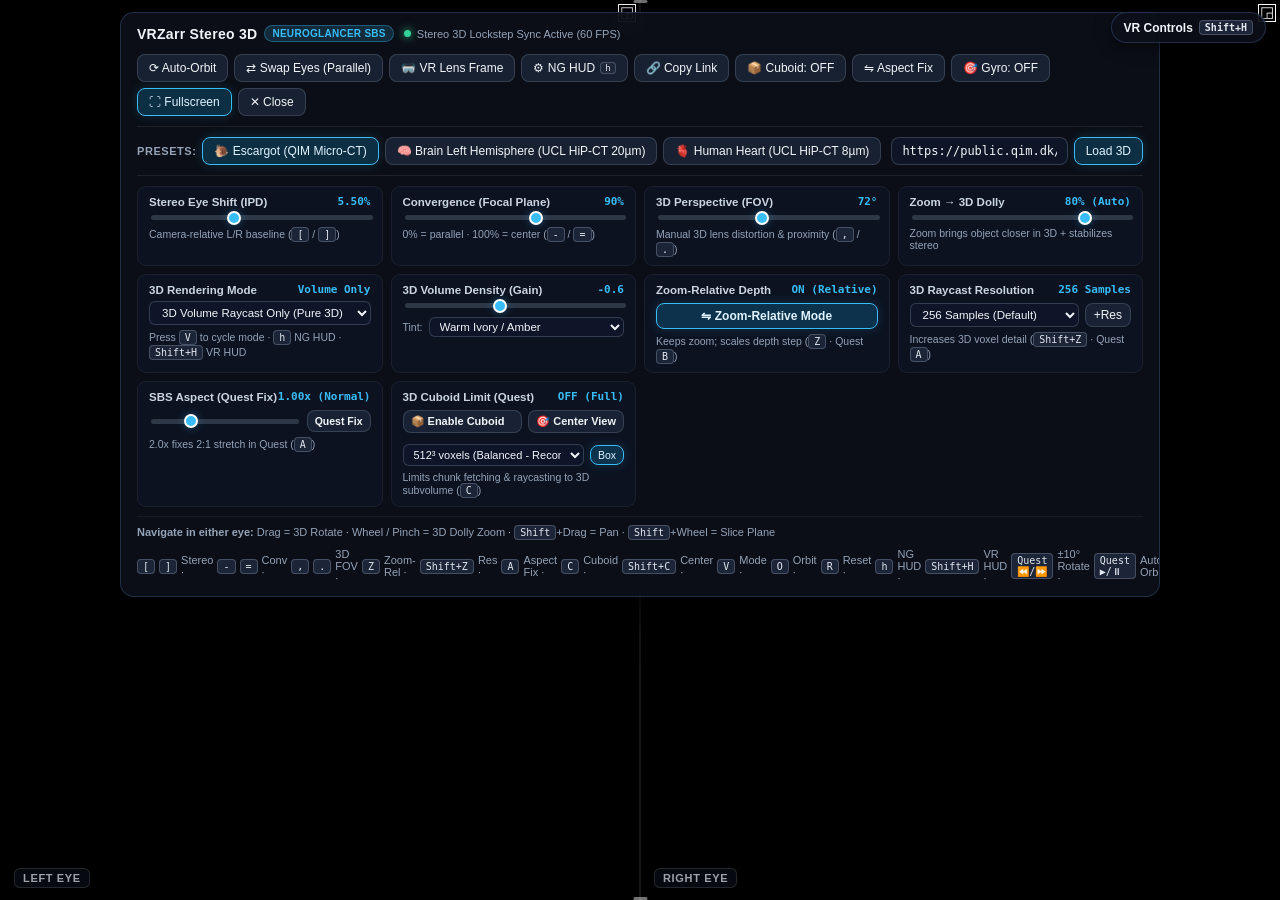
<file: index.html>
<!doctype html>
<html lang="en">
<head>
  <meta charset="utf-8">
  <meta name="viewport" content="width=device-width, initial-scale=1.0, maximum-scale=1.0, user-scalable=no, viewport-fit=cover">
  <title>VRZarr — Stereoscopic 3D Neuroglancer Viewer</title>
  <link rel="stylesheet" href="styles.css">
</head>
<body>
  <!-- Mobile Landscape Orientation Helper for Google Cardboard -->
  <div id="landscape-prompt" class="landscape-prompt">
    <div class="prompt-content">
      <span class="prompt-icon">📱</span>
      <div class="prompt-text">
        <strong>Rotate to Landscape</strong>
        <span>Required for Google Cardboard VR</span>
      </div>
      <button id="btn-rotate-fs" class="btn primary">Fullscreen</button>
    </div>
  </div>

  <!-- Side-by-Side (SBS) Stereoscopic Stage -->
  <div id="stereo-stage">
    <!-- Left Eye Viewport -->
    <div id="eye-left" class="eye-viewport">
      <div class="eye-frame-wrapper">
        <iframe id="iframe-left" class="eye-iframe" src="ng/viewer.html" title="Left Eye Neuroglancer"></iframe>
      </div>
      <div id="reticle-left" class="stereo-reticle"></div>
      <div id="toast-left" class="stereo-toast"></div>
      <div id="badge-left" class="eye-badge">Left Eye</div>
    </div>

    <div id="center-divider"></div>

    <!-- Right Eye Viewport -->
    <div id="eye-right" class="eye-viewport">
      <div class="eye-frame-wrapper">
        <iframe id="iframe-right" class="eye-iframe" src="ng/viewer.html" title="Right Eye Neuroglancer"></iframe>
      </div>
      <div id="reticle-right" class="stereo-reticle"></div>
      <div id="toast-right" class="stereo-toast"></div>
      <div id="badge-right" class="eye-badge">Right Eye</div>
    </div>
  </div>

  <!-- Quick HUD Toggle Pill (always accessible in top-right corner) -->
  <button id="hud-toggle-btn" title="Toggle VR Control Panel (Shortcut: Shift+H)">
    <span>VR Controls</span>
    <kbd>Shift+H</kbd>
  </button>

  <!-- Floating Configuration & Stereo Control Dock -->
  <section id="hud-panel" aria-label="Stereoscopic Neuroglancer Controls">
    <div class="hud-header">
      <div class="brand-group">
        <div class="brand-title">
          <span>VRZarr Stereo 3D</span>
          <span class="brand-pill">Neuroglancer SBS</span>
        </div>
        <div class="sync-status">
          <span id="sync-dot" class="status-dot"></span>
          <span id="sync-label">Initializing Neuroglancer engines…</span>
        </div>
      </div>

      <div class="hud-actions">
        <button id="btn-enter-webxr" class="btn primary highlight" style="display: none;" title="Enter True Immersive 6DoF VR on Meta Quest 2 / Headsets (Controllers: Trigger=Rotate, Stick=Zoom, A=Res, B=Zoom-Rel)">
          🥽 Enter VR (Quest 2)
        </button>
        <button id="btn-auto-orbit" class="btn" title="Smoothly rotate the 3D object hands-free (Shortcut: O)">
          ⟳ Auto-Orbit
        </button>
        <button id="btn-swap-eyes" class="btn" title="Swap Left/Right eyes for Cross-Eye vs Parallel VR viewing (Shortcut: X)">
          ⇄ Swap Eyes (Parallel)
        </button>
        <button id="btn-lens-frame" class="btn" title="Toggle rounded VR lens frame & vignette (for phone headsets)">
          🥽 VR Lens Frame
        </button>
        <button id="btn-ng-ui" class="btn" title="Show/Hide full Neuroglancer layer bar & shader UI inside both eyes (Shortcut: h)">
          ⚙ NG HUD <kbd style="font-size: 9px; padding: 0 4px;">h</kbd>
        </button>
        <button id="btn-copy-link" class="btn" title="Copy shareable link with current 3D view & stereo parameters">
          🔗 Copy Link
        </button>
        <button id="btn-cuboid-limit" class="btn" title="Toggle 3D Cuboid Limit for Quest optimization (Shortcut: C)">
          📦 Cuboid: OFF
        </button>
        <button id="btn-aspect-fix" class="btn" title="Toggle Quest 2:1 SBS horizontal stretch fix (Shortcut: A)">
          ⇋ Aspect Fix
        </button>
        <button id="btn-gyro-track" class="btn" title="Toggle Phone Gyroscope Head Tracking (Disabled by default)">
          🎯 Gyro: OFF
        </button>
        <button id="btn-fullscreen" class="btn primary" title="Enter Fullscreen for VR Viewer (Shortcut: F)">
          ⛶ Fullscreen
        </button>
        <button id="btn-close-hud" class="btn" title="Close Controls Panel">
          ✕ Close
        </button>
      </div>
    </div>

    <!-- Row 1: Preset Datasets & Custom Zarr / Neuroglancer URL Input -->
    <div class="hud-row">
      <div class="preset-group">
        <span class="section-label">Presets:</span>
        <button id="preset-escargot" class="btn active" data-preset="escargot">
          🐌 Escargot (QIM Micro-CT)
        </button>
        <button id="preset-hipct" class="btn" data-preset="hipct">
          🧠 Brain Left Hemisphere (UCL HiP-CT 20µm)
        </button>
        <button id="preset-heart" class="btn" data-preset="heart">
          🫀 Human Heart (UCL HiP-CT 8µm)
        </button>
      </div>

      <div class="url-input-group">
        <input
          id="custom-source-input"
          type="text"
          placeholder="Paste full Neuroglancer link (#!...), state JSON, or Zarr URL (gs://..., https://...)"
          spellcheck="false"
        />
        <button id="btn-load-custom" class="btn primary">Load 3D</button>
      </div>
    </div>

    <!-- Row 2: Stereo 3D & Rendering Controls -->
    <div class="controls-grid">
      <!-- Control 1: Camera-Relative Stereo Shift (IPD) -->
      <div class="control-card">
        <div class="control-top">
          <span>Stereo Eye Shift (IPD)</span>
          <span id="val-separation" class="control-val">5.50%</span>
        </div>
        <input id="slider-separation" type="range" min="0" max="15" step="0.25" value="5.5" />
        <div class="control-sub">Camera-relative L/R baseline (<kbd>[</kbd> / <kbd>]</kbd>)</div>
      </div>

      <!-- Control 2: Convergence / Zero-Parallax Depth -->
      <div class="control-card">
        <div class="control-top">
          <span>Convergence (Focal Plane)</span>
          <span id="val-convergence" class="control-val">90%</span>
        </div>
        <input id="slider-convergence" type="range" min="0" max="150" step="5" value="90" />
        <div class="control-sub">0% = parallel · 100% = center (<kbd>-</kbd> / <kbd>=</kbd>)</div>
      </div>

      <!-- Control 3: 3D Perspective Distortion (FOV / Proximity) -->
      <div class="control-card">
        <div class="control-top">
          <span>3D Perspective (FOV)</span>
          <span id="val-perspective" class="control-val">72°</span>
        </div>
        <input id="slider-perspective" type="range" min="30" max="120" step="2" value="72" />
        <div class="control-sub">Manual 3D lens distortion &amp; proximity (<kbd>,</kbd> / <kbd>.</kbd>)</div>
      </div>

      <!-- Control 4: Automatic 3D Dolly on Zoom -->
      <div class="control-card">
        <div class="control-top">
          <span>Zoom → 3D Dolly</span>
          <span id="val-dolly" class="control-val">80% (Auto)</span>
        </div>
        <input id="slider-dolly" type="range" min="0" max="100" step="5" value="80" />
        <div class="control-sub">Zoom brings object closer in 3D + stabilizes stereo</div>
      </div>

      <!-- Control 5: 3D Rendering Mode -->
      <div class="control-card">
        <div class="control-top">
          <span>3D Rendering Mode</span>
          <span id="val-render-mode" class="control-val">Volume Only</span>
        </div>
        <select id="select-render-mode" class="hud-select">
          <option value="volume_only" selected>3D Volume Raycast Only (Pure 3D)</option>
          <option value="volume_and_slices">3D Volume Raycast + Intersecting Slices</option>
          <option value="mip_only">3D Max Intensity Projection (MIP)</option>
          <option value="slices_only">3D Intersecting Orthogonal Slices Only</option>
        </select>
        <div class="control-sub">Press <kbd>V</kbd> to cycle mode · <kbd>h</kbd> NG HUD · <kbd>Shift+H</kbd> VR HUD</div>
      </div>

      <!-- Control 6: Volume Density / Gain & Colormap -->
      <div class="control-card">
        <div class="control-top">
          <span>3D Volume Density (Gain)</span>
          <span id="val-gain" class="control-val">-0.6</span>
        </div>
        <input id="slider-gain" type="range" min="-4" max="4" step="0.2" value="-0.6" />
        <div class="control-sub" style="display:flex; align-items:center; justify-content:space-between; gap:6px; margin-top:2px;">
          <span>Tint:</span>
          <select id="select-colormap" class="hud-select" style="width:auto; flex:1; padding:2px 6px;">
            <option value="amber" selected>Warm Ivory / Amber</option>
            <option value="grayscale">Pure Grayscale</option>
            <option value="cyan">Cyan Bioluminescence</option>
            <option value="emerald">Emerald Fluoro</option>
          </select>
        </div>
      </div>

      <!-- Control 7: Zoom-Relative Depth Mode -->
      <div class="control-card">
        <div class="control-top">
          <span>Zoom-Relative Depth</span>
          <span id="val-zoom-relative" class="control-val">ON (Relative)</span>
        </div>
        <div style="display:flex; gap:6px; align-items:center; margin-top:2px;">
          <button id="btn-toggle-zoom-relative" class="btn active" style="flex:1; justify-content:center; padding:5px 8px; font-weight:600;">
            ⇋ Zoom-Relative Mode
          </button>
        </div>
        <div class="control-sub">Keeps zoom; scales depth step (<kbd>Z</kbd> · Quest <kbd>B</kbd>)</div>
      </div>

      <!-- Control 8: 3D Raycast Sampling Resolution -->
      <div class="control-card">
        <div class="control-top">
          <span>3D Raycast Resolution</span>
          <span id="val-depth-samples" class="control-val">256 Samples</span>
        </div>
        <div style="display:flex; gap:6px; align-items:center; margin-top:2px;">
          <select id="select-depth-samples" class="hud-select" style="flex:1; padding:4px 8px;">
            <option value="128">128 Samples (Fast)</option>
            <option value="192">192 Samples</option>
            <option value="256" selected>256 Samples (Default)</option>
            <option value="384">384 Samples</option>
            <option value="512">512 Samples (High Res)</option>
            <option value="768">768 Samples (Ultra Res)</option>
            <option value="1024">1024 Samples (Extreme)</option>
          </select>
          <button id="btn-cycle-res" class="btn" title="Cycle resolution quality (Shortcut: Shift+Z)" style="padding:4px 8px;">
            +Res
          </button>
        </div>
        <div class="control-sub">Increases 3D voxel detail (<kbd>Shift+Z</kbd> · Quest <kbd>A</kbd>)</div>
      </div>

      <!-- Control 9: SBS Aspect Ratio (Quest Stretch Fix) -->
      <div class="control-card">
        <div class="control-top">
          <span>SBS Aspect (Quest Fix)</span>
          <span id="val-aspect" class="control-val">1.00x (Normal)</span>
        </div>
        <div style="display:flex; gap:6px; align-items:center; margin-top:2px;">
          <input id="slider-aspect" type="range" min="0.5" max="2.5" step="0.05" value="1.0" style="flex:1;" />
          <button id="btn-toggle-aspect" class="btn" style="padding:4px 7px; font-size:10.5px; font-weight:600;" title="Toggle 1.0x (Normal) and 2.0x (Quest 2:1 SBS Stretch Fix)">
            Quest Fix
          </button>
        </div>
        <div class="control-sub">2.0x fixes 2:1 stretch in Quest (<kbd>A</kbd>)</div>
      </div>

      <!-- Control 10: 3D Cuboid Limit (Quest Optimization) -->
      <div class="control-card">
        <div class="control-top">
          <span>3D Cuboid Limit (Quest)</span>
          <span id="val-cuboid" class="control-val">OFF (Full)</span>
        </div>
        <div style="display:flex; gap:6px; align-items:center; margin-top:2px;">
          <button id="btn-toggle-cuboid" class="btn" style="flex:1; padding:4px 7px; font-size:11px; font-weight:600;" title="Toggle 3D Cuboid Limit (Shortcut: C)">
            📦 Enable Cuboid
          </button>
          <button id="btn-center-cuboid" class="btn" style="padding:4px 7px; font-size:11px; font-weight:600;" title="Center Cuboid on current view focal point (Shortcut: Shift+C)">
            🎯 Center View
          </button>
        </div>
        <div style="display:flex; gap:6px; align-items:center; margin-top:6px;">
          <select id="select-cuboid-size" class="hud-select" style="flex:1; padding:3px 6px; font-size:11px;">
            <option value="256">256³ voxels (Fastest / Ultra Quest)</option>
            <option value="384">384³ voxels (Fast)</option>
            <option value="512" selected>512³ voxels (Balanced - Recommended)</option>
            <option value="768">768³ voxels (Detailed)</option>
            <option value="1024">1024³ voxels (Large)</option>
          </select>
          <button id="btn-cuboid-cage" class="btn active" style="padding:3px 7px; font-size:10.5px;" title="Toggle 3D Wireframe Cage Outline">
            Box
          </button>
        </div>
        <div class="control-sub">Limits chunk fetching & raycasting to 3D subvolume (<kbd>C</kbd>)</div>
      </div>
    </div>

    <!-- Row 3: Keyboard Shortcuts & Navigation Hints -->
    <div class="hud-footer">
      <div>
        <strong>Navigate in either eye:</strong>
        Drag = 3D Rotate · Wheel / Pinch = 3D Dolly Zoom · <kbd>Shift</kbd>+Drag = Pan · <kbd>Shift</kbd>+Wheel = Slice Plane
      </div>
      <div class="kbd-hint">
        <kbd>[</kbd><kbd>]</kbd> Stereo ·
        <kbd>-</kbd><kbd>=</kbd> Conv ·
        <kbd>,</kbd><kbd>.</kbd> 3D FOV ·
        <kbd>Z</kbd> Zoom-Rel ·
        <kbd>Shift+Z</kbd> Res ·
        <kbd>A</kbd> Aspect Fix ·
        <kbd>C</kbd> Cuboid ·
        <kbd>Shift+C</kbd> Center ·
        <kbd>V</kbd> Mode ·
        <kbd>O</kbd> Orbit ·
        <kbd>R</kbd> Reset ·
        <kbd>h</kbd> NG HUD ·
        <kbd>Shift+H</kbd> VR HUD ·
        <kbd>Quest ⏪/⏩</kbd> ±10° Rotate ·
        <kbd>Quest ▶/⏸</kbd> Auto-Orbit
      </div>
    </div>
  </section>

  <script src="app.js"></script>
</body>
</html>
</file>
<file: styles.css>
:root {
  --bg-dark: #07090e;
  --panel-bg: rgba(13, 17, 26, 0.86);
  --panel-border: rgba(120, 160, 255, 0.22);
  --accent: #38bdf8;
  --accent-strong: #0ea5e9;
  --accent-glow: rgba(56, 189, 248, 0.35);
  --text-main: #f1f5f9;
  --text-muted: #94a3b8;
  --success: #34d399;
  --warning: #fbbf24;
}

* {
  box-sizing: border-box;
}

html, body {
  margin: 0;
  padding: 0;
  width: 100%;
  height: 100%;
  overflow: hidden;
  background: #000;
  color: var(--text-main);
  font-family: -apple-system, BlinkMacSystemFont, "Segoe UI", Roboto, Inter, sans-serif;
  -webkit-font-smoothing: antialiased;
}

/* ============================================================================
   Stereoscopic Side-by-Side (SBS) Stage
   ============================================================================ */
#stereo-stage {
  position: fixed;
  inset: 0;
  display: flex;
  width: 100vw;
  height: 100vh;
  background: #000;
  z-index: 1;
}

.eye-viewport {
  position: relative;
  width: 50%;
  height: 100%;
  overflow: hidden;
  background: #000;
}

.eye-frame-wrapper {
  position: absolute;
  inset: 0;
  width: 100%;
  height: 100%;
  overflow: hidden;
  transition: border-radius 0.25s ease, transform 0.2s ease;
}

/* Optional VR Lens Vignette mode for Cardboard / headset optics */
#stereo-stage.vr-lens-mode .eye-frame-wrapper {
  inset: 3% 2.5%;
  width: 95%;
  height: 94%;
  border-radius: 28px;
  box-shadow: inset 0 0 40px rgba(0, 0, 0, 0.9), 0 0 0 1px rgba(255, 255, 255, 0.08);
}

.eye-iframe {
  width: 100%;
  height: 100%;
  border: none;
  display: block;
  background: #000;
}

#center-divider {
  position: absolute;
  top: 0;
  bottom: 0;
  left: 50%;
  width: 1px;
  transform: translateX(-0.5px);
  background: rgba(255, 255, 255, 0.16);
  pointer-events: none;
  z-index: 5;
}

/* Google Cardboard optical alignment notches */
#center-divider::before,
#center-divider::after {
  content: '';
  position: absolute;
  left: 50%;
  transform: translateX(-50%);
  width: 14px;
  height: 3px;
  background: rgba(255, 255, 255, 0.45);
  border-radius: 2px;
}
#center-divider::before { top: 0; }
#center-divider::after { bottom: 0; }

/* Eye Badge (L / R indicator, fades out in clean VR view) */
.eye-badge {
  position: absolute;
  bottom: 12px;
  left: 14px;
  padding: 3px 8px;
  font-size: 11px;
  font-weight: 600;
  letter-spacing: 0.06em;
  text-transform: uppercase;
  color: rgba(241, 245, 249, 0.65);
  background: rgba(10, 14, 23, 0.65);
  border: 1px solid rgba(255, 255, 255, 0.12);
  border-radius: 6px;
  pointer-events: none;
  z-index: 6;
  backdrop-filter: blur(6px);
  transition: opacity 0.3s ease;
}

body.hud-collapsed .eye-badge {
  opacity: 0.18;
}

/* Synchronized 3D Stereo Reticle (prevents single-eye cursor rivalry in VR) */
.stereo-reticle {
  position: absolute;
  width: 22px;
  height: 22px;
  transform: translate(-50%, -50%);
  border: 1.5px solid rgba(56, 189, 248, 0.9);
  border-radius: 50%;
  box-shadow: 0 0 10px rgba(56, 189, 248, 0.6), inset 0 0 4px rgba(56, 189, 248, 0.4);
  pointer-events: none;
  z-index: 8;
  opacity: 0;
  transition: opacity 0.12s ease;
}

.stereo-reticle::after {
  content: "";
  position: absolute;
  top: 50%;
  left: 50%;
  width: 4px;
  height: 4px;
  background: #fff;
  border-radius: 50%;
  transform: translate(-50%, -50%);
  box-shadow: 0 0 6px #38bdf8;
}

.stereo-reticle.visible {
  opacity: 1;
}

/* Synchronized Dual-Eye Stereo Toast (readable while wearing a VR viewer!) */
.stereo-toast {
  position: absolute;
  top: 16%;
  left: 50%;
  transform: translate(-50%, -8px);
  padding: 7px 14px;
  font-size: 13px;
  font-weight: 600;
  color: #f8fafc;
  background: rgba(12, 18, 30, 0.85);
  border: 1px solid rgba(56, 189, 248, 0.45);
  border-radius: 999px;
  box-shadow: 0 8px 24px rgba(0, 0, 0, 0.65);
  pointer-events: none;
  z-index: 9;
  opacity: 0;
  transition: opacity 0.18s ease, transform 0.18s ease;
  white-space: nowrap;
  backdrop-filter: blur(8px);
}

.stereo-toast.visible {
  opacity: 1;
  transform: translate(-50%, 0);
}

/* ============================================================================
   Floating HUD Control Dock
   ============================================================================ */
#hud-toggle-btn {
  position: fixed;
  top: 12px;
  right: 14px;
  z-index: 30;
  display: inline-flex;
  align-items: center;
  gap: 6px;
  padding: 7px 12px;
  font-size: 12px;
  font-weight: 600;
  color: var(--text-main);
  background: rgba(13, 17, 26, 0.82);
  border: 1px solid var(--panel-border);
  border-radius: 999px;
  cursor: pointer;
  backdrop-filter: blur(12px);
  box-shadow: 0 4px 16px rgba(0, 0, 0, 0.5);
  transition: all 0.2s ease;
}

#hud-toggle-btn:hover {
  border-color: var(--accent);
  background: rgba(18, 25, 38, 0.95);
}

#hud-panel {
  position: fixed;
  top: 12px;
  left: 50%;
  transform: translateX(-50%);
  width: min(1040px, calc(100vw - 20px));
  max-height: calc(100vh - 24px);
  max-height: calc(100dvh - 24px);
  overflow-y: auto;
  overflow-x: hidden;
  -webkit-overflow-scrolling: touch;
  z-index: 25;
  background: var(--panel-bg);
  border: 1px solid var(--panel-border);
  border-radius: 14px;
  padding: 12px 16px;
  backdrop-filter: blur(16px);
  -webkit-backdrop-filter: blur(16px);
  box-shadow: 0 16px 40px rgba(0, 0, 0, 0.7);
  transition: opacity 0.22s ease, transform 0.22s ease;
}

#hud-panel::-webkit-scrollbar {
  width: 5px;
}

#hud-panel::-webkit-scrollbar-track {
  background: rgba(15, 23, 42, 0.4);
  border-radius: 999px;
}

#hud-panel::-webkit-scrollbar-thumb {
  background: rgba(148, 163, 184, 0.35);
  border-radius: 999px;
}

#hud-panel::-webkit-scrollbar-thumb:hover {
  background: rgba(56, 189, 248, 0.65);
}

body.hud-collapsed #hud-panel {
  opacity: 0;
  visibility: hidden;
  pointer-events: none;
  transform: translateX(-50%) translateY(-16px);
}

.hud-header {
  display: flex;
  align-items: center;
  justify-content: space-between;
  gap: 12px;
  flex-wrap: wrap;
  padding-bottom: 10px;
  border-bottom: 1px solid rgba(255, 255, 255, 0.08);
}

.brand-group {
  display: flex;
  align-items: center;
  gap: 10px;
}

.brand-title {
  font-size: 14px;
  font-weight: 700;
  letter-spacing: 0.02em;
  display: flex;
  align-items: center;
  gap: 7px;
}

.brand-pill {
  font-size: 10px;
  font-weight: 700;
  text-transform: uppercase;
  padding: 2px 7px;
  border-radius: 999px;
  background: rgba(56, 189, 248, 0.16);
  color: var(--accent);
  border: 1px solid rgba(56, 189, 248, 0.35);
}

.sync-status {
  display: inline-flex;
  align-items: center;
  gap: 6px;
  font-size: 11px;
  color: var(--text-muted);
}

.status-dot {
  width: 7px;
  height: 7px;
  border-radius: 50%;
  background: var(--warning);
  box-shadow: 0 0 8px var(--warning);
}

.status-dot.ready {
  background: var(--success);
  box-shadow: 0 0 8px var(--success);
}

.hud-actions {
  display: flex;
  align-items: center;
  gap: 6px;
  flex-wrap: wrap;
}

/* Dataset & Custom URL Row */
.hud-row {
  display: flex;
  align-items: center;
  gap: 10px;
  flex-wrap: wrap;
  margin-top: 10px;
}

.preset-group {
  display: flex;
  align-items: center;
  gap: 6px;
  flex-wrap: wrap;
}

.section-label {
  font-size: 11px;
  font-weight: 600;
  text-transform: uppercase;
  letter-spacing: 0.05em;
  color: var(--text-muted);
}

.btn {
  display: inline-flex;
  align-items: center;
  gap: 5px;
  padding: 6px 11px;
  font-size: 12px;
  font-weight: 500;
  color: var(--text-main);
  background: rgba(30, 41, 59, 0.75);
  border: 1px solid rgba(148, 163, 184, 0.24);
  border-radius: 8px;
  cursor: pointer;
  transition: all 0.15s ease;
  white-space: nowrap;
}

.btn:hover {
  background: rgba(51, 65, 85, 0.9);
  border-color: rgba(148, 163, 184, 0.45);
}

.btn.active,
.btn.primary {
  background: rgba(14, 165, 233, 0.22);
  border-color: var(--accent);
  color: #e0f2fe;
  box-shadow: 0 0 12px rgba(56, 189, 248, 0.18);
}

.btn.primary.highlight {
  background: linear-gradient(135deg, rgba(16, 185, 129, 0.35), rgba(14, 165, 233, 0.45));
  border-color: #38bdf8;
  color: #ffffff;
  font-weight: 700;
  box-shadow: 0 0 16px rgba(56, 189, 248, 0.4);
  animation: vrPulse 2.5s infinite ease-in-out;
}

@keyframes vrPulse {
  0%, 100% { box-shadow: 0 0 14px rgba(56, 189, 248, 0.35); }
  50% { box-shadow: 0 0 22px rgba(52, 211, 153, 0.65); }
}

.url-input-group {
  display: flex;
  flex: 1;
  min-width: 240px;
  gap: 6px;
}

#custom-source-input {
  flex: 1;
  padding: 6px 10px;
  font-size: 12px;
  color: var(--text-main);
  background: rgba(15, 23, 42, 0.85);
  border: 1px solid rgba(148, 163, 184, 0.28);
  border-radius: 8px;
  outline: none;
  font-family: ui-monospace, SFMono-Regular, Menlo, Monaco, Consolas, monospace;
}

#custom-source-input:focus {
  border-color: var(--accent);
  box-shadow: 0 0 0 2px rgba(56, 189, 248, 0.2);
}

/* Stereo & 3D Controls Grid */
.controls-grid {
  display: grid;
  grid-template-columns: repeat(4, minmax(0, 1fr));
  gap: 8px;
  margin-top: 10px;
  padding-top: 10px;
  border-top: 1px solid rgba(255, 255, 255, 0.08);
}

@media (max-width: 960px) {
  .controls-grid {
    grid-template-columns: repeat(3, minmax(0, 1fr));
  }
}

@media (max-width: 680px) {
  .controls-grid {
    grid-template-columns: repeat(2, minmax(0, 1fr));
  }
}

.control-card {
  background: rgba(15, 23, 42, 0.55);
  border: 1px solid rgba(255, 255, 255, 0.06);
  border-radius: 9px;
  padding: 8px 11px;
  display: flex;
  flex-direction: column;
  gap: 5px;
}

.control-top {
  display: flex;
  align-items: center;
  justify-content: space-between;
  font-size: 11.5px;
  font-weight: 600;
  color: #cbd5e1;
}

.control-val {
  font-family: ui-monospace, SFMono-Regular, Menlo, monospace;
  font-size: 11px;
  color: var(--accent);
}

.control-sub {
  font-size: 10.5px;
  color: var(--text-muted);
}

input[type="range"] {
  -webkit-appearance: none;
  appearance: none;
  width: 100%;
  height: 5px;
  background: rgba(148, 163, 184, 0.25);
  border-radius: 999px;
  outline: none;
  cursor: pointer;
}

input[type="range"]::-webkit-slider-thumb {
  -webkit-appearance: none;
  appearance: none;
  width: 14px;
  height: 14px;
  border-radius: 50%;
  background: var(--accent);
  border: 2px solid #fff;
  box-shadow: 0 0 8px var(--accent-glow);
  cursor: pointer;
}

select.hud-select {
  width: 100%;
  padding: 4px 8px;
  font-size: 11.5px;
  color: var(--text-main);
  background: rgba(15, 23, 42, 0.9);
  border: 1px solid rgba(148, 163, 184, 0.28);
  border-radius: 6px;
  outline: none;
  cursor: pointer;
}

/* Keyboard Shortcuts Footer Bar */
.hud-footer {
  margin-top: 9px;
  padding-top: 8px;
  border-top: 1px solid rgba(255, 255, 255, 0.06);
  display: flex;
  align-items: center;
  justify-content: space-between;
  flex-wrap: wrap;
  gap: 8px;
  font-size: 11px;
  color: var(--text-muted);
}

.kbd-hint {
  display: inline-flex;
  align-items: center;
  gap: 4px;
}

kbd {
  display: inline-block;
  padding: 1px 5px;
  font-size: 10px;
  font-family: ui-monospace, SFMono-Regular, Menlo, monospace;
  color: #e2e8f0;
  background: rgba(30, 41, 59, 0.9);
  border: 1px solid rgba(148, 163, 184, 0.35);
  border-radius: 4px;
}

/* ============================================================================
   Mobile Landscape Orientation Helper (Google Cardboard)
   ============================================================================ */
.landscape-prompt {
  display: none;
  position: fixed;
  top: 10px;
  left: 50%;
  transform: translateX(-50%);
  z-index: 45;
  background: rgba(15, 23, 42, 0.95);
  border: 1px solid rgba(56, 189, 248, 0.5);
  border-radius: 999px;
  padding: 6px 14px;
  box-shadow: 0 8px 24px rgba(0, 0, 0, 0.75);
  backdrop-filter: blur(12px);
  -webkit-backdrop-filter: blur(12px);
  animation: promptFloat 2.5s infinite ease-in-out;
}

@keyframes promptFloat {
  0%, 100% { transform: translateX(-50%) translateY(0); }
  50% { transform: translateX(-50%) translateY(-3px); }
}

.prompt-content {
  display: flex;
  align-items: center;
  gap: 10px;
}

.prompt-icon {
  font-size: 18px;
}

.prompt-text {
  display: flex;
  flex-direction: column;
  font-size: 11.5px;
  line-height: 1.25;
}

.prompt-text strong {
  color: #38bdf8;
  font-weight: 600;
}

.prompt-text span {
  font-size: 10px;
  color: var(--text-muted);
}

@media (orientation: portrait) and (max-width: 900px) {
  .landscape-prompt {
    display: block;
  }
  body:not(.hud-collapsed) .landscape-prompt {
    display: none !important;
  }
}

/* ============================================================================
   Mobile & Small Landscape Responsive Optimizations
   ============================================================================ */
@media (max-width: 860px), (max-height: 520px) {
  #hud-toggle-btn {
    top: 6px;
    right: 8px;
    padding: 5px 10px;
    font-size: 11px;
    gap: 4px;
  }
  #hud-toggle-btn kbd {
    display: none;
  }

  #hud-panel {
    top: 6px;
    width: calc(100vw - 12px);
    max-height: calc(100vh - 12px);
    max-height: calc(100dvh - 12px);
    padding: 8px 10px;
    border-radius: 10px;
  }

  .hud-header {
    gap: 6px;
    padding-bottom: 6px;
  }
  .brand-title {
    font-size: 12px;
  }
  .brand-pill {
    font-size: 9px;
    padding: 1px 5px;
  }
  .sync-status {
    font-size: 10px;
  }

  .hud-row {
    margin-top: 6px;
    gap: 6px;
  }
  .preset-group {
    gap: 4px;
  }
  .preset-group .btn {
    padding: 4px 7px;
    font-size: 10.5px;
  }
  .url-input-group {
    gap: 4px;
  }
  #custom-source-input {
    padding: 5px 8px;
    font-size: 11px;
  }

  .controls-grid {
    gap: 6px;
    margin-top: 6px;
    padding-top: 6px;
    grid-template-columns: repeat(2, minmax(0, 1fr)) !important;
  }

  .control-card {
    padding: 5px 8px;
    gap: 3px;
  }
  .control-top {
    font-size: 10.5px;
  }
  .control-val {
    font-size: 10px;
  }
  .control-sub {
    font-size: 9px;
  }
  .control-card input[type="range"] {
    height: 4px;
  }
  select.hud-select {
    padding: 3px 6px;
    font-size: 10.5px;
  }

  .btn {
    padding: 4px 8px;
    font-size: 11px;
  }

  .hud-footer {
    display: none;
  }
}
</file>
